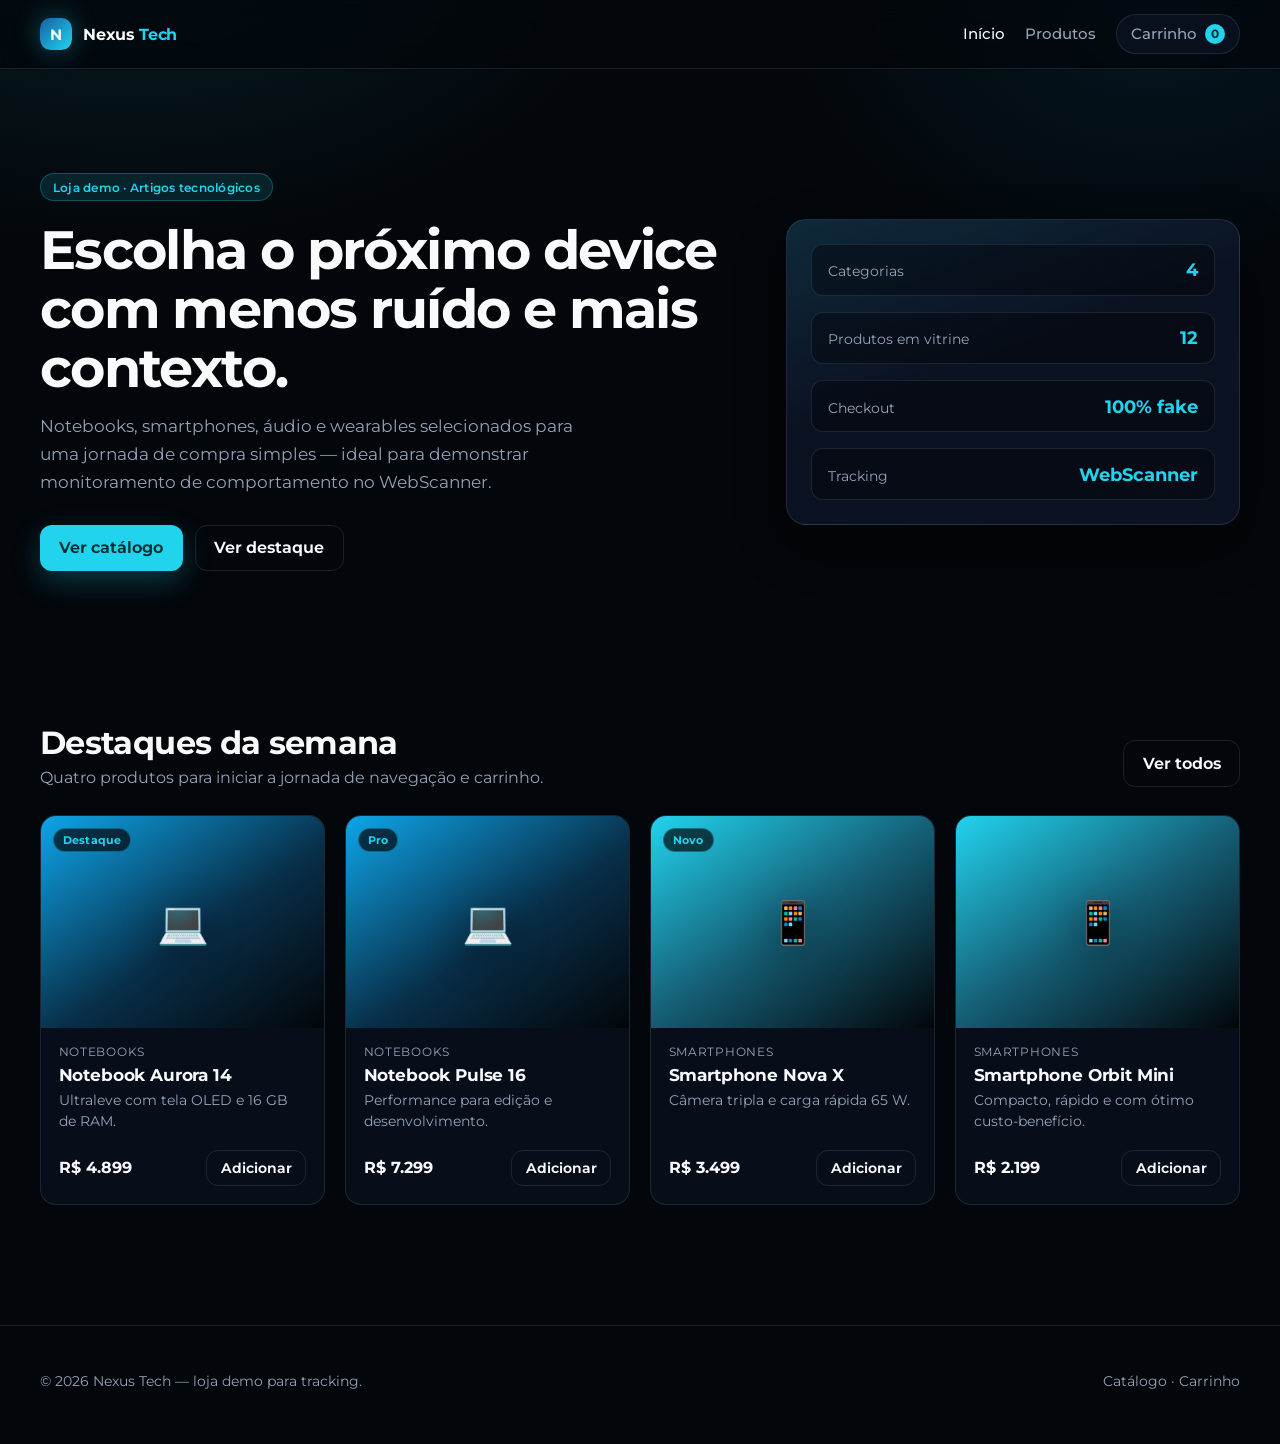
<file: index.html>
<!DOCTYPE html>
<html lang="pt-BR">
<head>
  <meta charset="UTF-8" />
  <meta name="viewport" content="width=device-width, initial-scale=1.0" />
  <title>Nexus Tech — Tecnologia com clareza</title>
  <meta name="description" content="Loja demo Nexus Tech para demonstração de tracking WebScanner." />
  <link rel="icon" href="assets/favicon.svg" type="image/svg+xml" />
  <link rel="preconnect" href="https://fonts.googleapis.com" />
  <link rel="preconnect" href="https://fonts.gstatic.com" crossorigin />
  <link href="https://fonts.googleapis.com/css2?family=Montserrat:wght@400;500;600;700&display=swap" rel="stylesheet" />
  <link rel="stylesheet" href="css/styles.css" />
  <script src="js/tracking.js"></script>
</head>
<body>
  <header class="site-header">
    <div class="container nav">
      <a class="brand" href="index.html">
        <span class="brand__mark">N</span>
        <span class="brand__name">Nexus <span>Tech</span></span>
      </a>
      <nav class="nav__links" aria-label="Principal">
        <a class="is-active" href="index.html">Início</a>
        <a href="produtos.html">Produtos</a>
        <a class="cart-link" href="carrinho.html">
          Carrinho
          <span class="cart-link__badge" data-cart-count hidden>0</span>
        </a>
      </nav>
    </div>
  </header>

  <main>
    <section class="hero">
      <div class="container hero__grid">
        <div>
          <p class="hero__eyebrow">Loja demo · Artigos tecnológicos</p>
          <h1>Escolha o próximo device com menos ruído e mais contexto.</h1>
          <p class="hero__lead">
            Notebooks, smartphones, áudio e wearables selecionados para uma jornada de compra simples —
            ideal para demonstrar monitoramento de comportamento no WebScanner.
          </p>
          <div class="hero__actions">
            <a class="btn btn--primary" href="produtos.html">Ver catálogo</a>
            <a class="btn btn--ghost" href="produto.html?id=nb-aurora">Ver destaque</a>
          </div>
        </div>
        <aside class="hero__panel" aria-label="Resumo da loja">
          <div class="hero__stat">
            <span>Categorias</span>
            <strong>4</strong>
          </div>
          <div class="hero__stat">
            <span>Produtos em vitrine</span>
            <strong>12</strong>
          </div>
          <div class="hero__stat">
            <span>Checkout</span>
            <strong>100% fake</strong>
          </div>
          <div class="hero__stat">
            <span>Tracking</span>
            <strong>WebScanner</strong>
          </div>
        </aside>
      </div>
    </section>

    <section class="section">
      <div class="container">
        <div class="section__head">
          <div>
            <h2>Destaques da semana</h2>
            <p>Quatro produtos para iniciar a jornada de navegação e carrinho.</p>
          </div>
          <a class="btn btn--ghost" href="produtos.html">Ver todos</a>
        </div>
        <div class="product-grid" data-featured></div>
      </div>
    </section>
  </main>

  <footer class="site-footer">
    <div class="container footer-grid">
      <p>© <span id="year"></span> Nexus Tech — loja demo para tracking.</p>
      <p><a href="produtos.html">Catálogo</a> · <a href="carrinho.html">Carrinho</a></p>
    </div>
  </footer>

  <script>
    document.getElementById("year").textContent = new Date().getFullYear();
  </script>
  <script src="js/products.js"></script>
  <script src="js/cart.js"></script>
  <script src="js/app.js"></script>
</body>
</html>
</file>
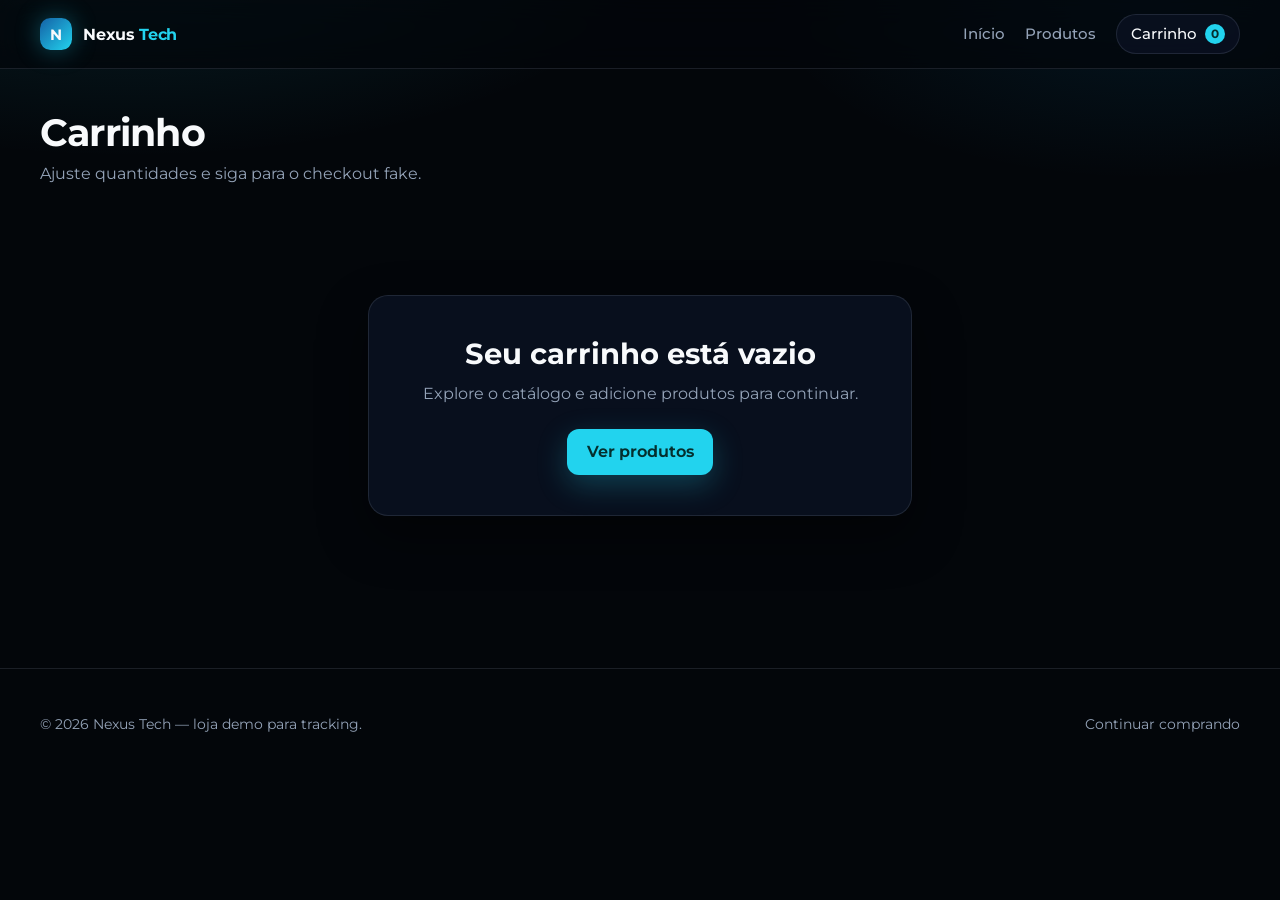
<file: carrinho.html>
<!DOCTYPE html>
<html lang="pt-BR">
<head>
  <meta charset="UTF-8" />
  <meta name="viewport" content="width=device-width, initial-scale=1.0" />
  <title>Carrinho — Nexus Tech</title>
  <meta name="description" content="Carrinho da loja demo Nexus Tech." />
  <link rel="icon" href="assets/favicon.svg" type="image/svg+xml" />
  <link rel="preconnect" href="https://fonts.googleapis.com" />
  <link rel="preconnect" href="https://fonts.gstatic.com" crossorigin />
  <link href="https://fonts.googleapis.com/css2?family=Montserrat:wght@400;500;600;700&display=swap" rel="stylesheet" />
  <link rel="stylesheet" href="css/styles.css" />
  <script src="js/tracking.js"></script>
</head>
<body>
  <header class="site-header">
    <div class="container nav">
      <a class="brand" href="index.html">
        <span class="brand__mark">N</span>
        <span class="brand__name">Nexus <span>Tech</span></span>
      </a>
      <nav class="nav__links" aria-label="Principal">
        <a href="index.html">Início</a>
        <a href="produtos.html">Produtos</a>
        <a class="cart-link is-active" href="carrinho.html">
          Carrinho
          <span class="cart-link__badge" data-cart-count hidden>0</span>
        </a>
      </nav>
    </div>
  </header>

  <main>
    <section class="page-hero">
      <div class="container">
        <h1>Carrinho</h1>
        <p>Ajuste quantidades e siga para o checkout fake.</p>
      </div>
    </section>

    <section class="section">
      <div class="container" data-cart></div>
    </section>
  </main>

  <footer class="site-footer">
    <div class="container footer-grid">
      <p>© <span id="year"></span> Nexus Tech — loja demo para tracking.</p>
      <p><a href="produtos.html">Continuar comprando</a></p>
    </div>
  </footer>

  <script>
    document.getElementById("year").textContent = new Date().getFullYear();
  </script>
  <script src="js/products.js"></script>
  <script src="js/cart.js"></script>
  <script src="js/app.js"></script>
</body>
</html>
</file>
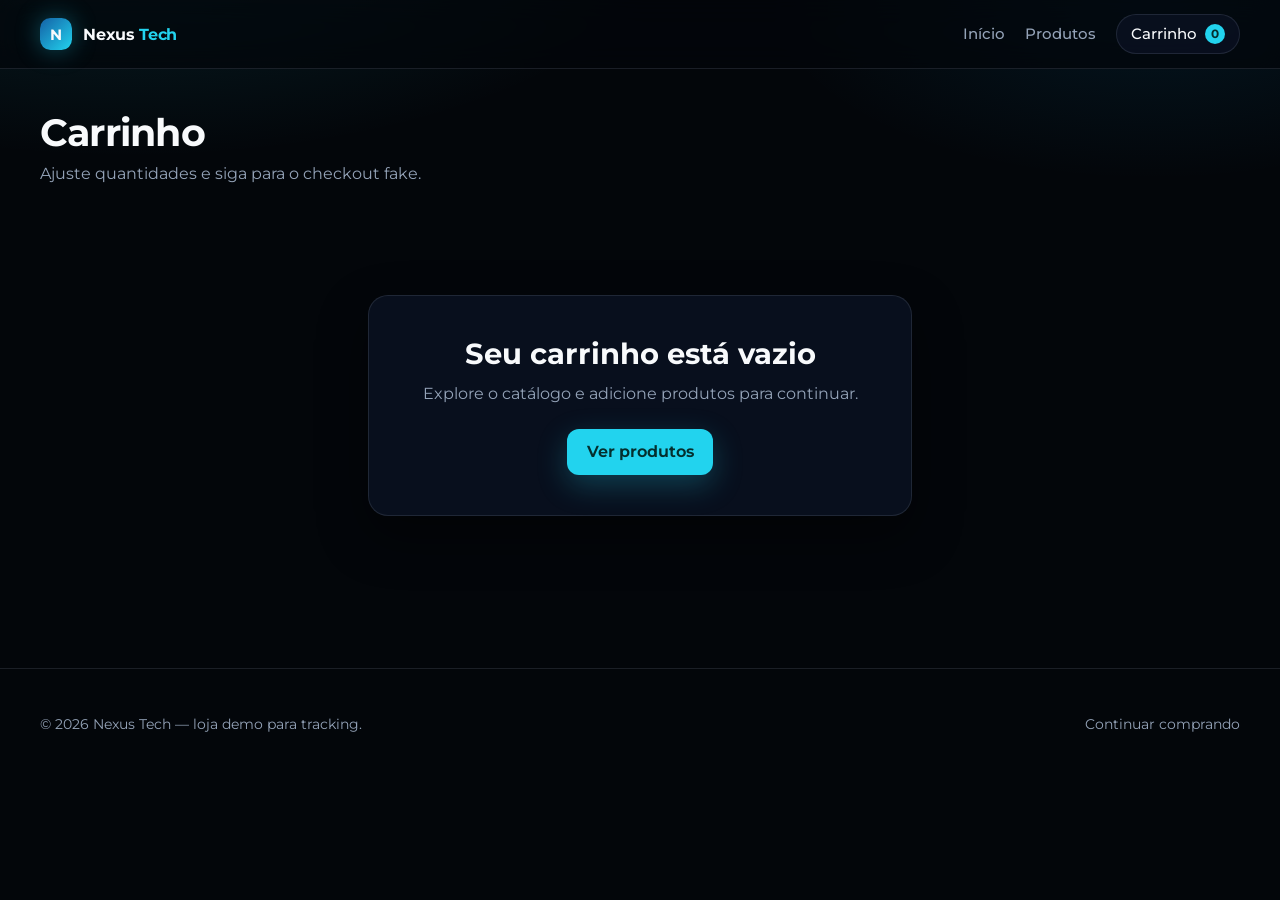
<file: checkout.html>
<!DOCTYPE html>
<html lang="pt-BR">
<head>
  <meta charset="UTF-8" />
  <meta name="viewport" content="width=device-width, initial-scale=1.0" />
  <title>Checkout — Nexus Tech</title>
  <meta name="description" content="Checkout fake da loja demo Nexus Tech." />
  <link rel="icon" href="assets/favicon.svg" type="image/svg+xml" />
  <link rel="preconnect" href="https://fonts.googleapis.com" />
  <link rel="preconnect" href="https://fonts.gstatic.com" crossorigin />
  <link href="https://fonts.googleapis.com/css2?family=Montserrat:wght@400;500;600;700&display=swap" rel="stylesheet" />
  <link rel="stylesheet" href="css/styles.css" />
  <script src="js/tracking.js"></script>
</head>
<body>
  <header class="site-header">
    <div class="container nav">
      <a class="brand" href="index.html">
        <span class="brand__mark">N</span>
        <span class="brand__name">Nexus <span>Tech</span></span>
      </a>
      <nav class="nav__links" aria-label="Principal">
        <a href="index.html">Início</a>
        <a href="produtos.html">Produtos</a>
        <a class="cart-link" href="carrinho.html">
          Carrinho
          <span class="cart-link__badge" data-cart-count hidden>0</span>
        </a>
      </nav>
    </div>
  </header>

  <main>
    <section class="page-hero">
      <div class="container">
        <h1>Checkout</h1>
        <p>Preencha os dados abaixo. Nenhum pagamento real é processado.</p>
      </div>
    </section>

    <section class="section">
      <div class="container checkout-layout">
        <form class="form-card" data-checkout-form>
          <h2>Dados da entrega</h2>
          <p class="notice">
            Esta loja é apenas demonstração. Ao confirmar, o evento
            <strong>purchase</strong> é enviado ao WebScanner e o carrinho é limpo.
          </p>
          <div class="form-grid">
            <div class="field">
              <label for="name">Nome completo</label>
              <input id="name" name="name" type="text" required autocomplete="name" placeholder="Ana Silva" />
            </div>
            <div class="field">
              <label for="email">E-mail</label>
              <input id="email" name="email" type="email" required autocomplete="email" placeholder="ana@email.com" />
            </div>
            <div class="field">
              <label for="address">Endereço</label>
              <input id="address" name="address" type="text" required autocomplete="street-address" placeholder="Rua Exemplo, 123" />
            </div>
            <div class="field-row">
              <div class="field">
                <label for="city">Cidade</label>
                <input id="city" name="city" type="text" required autocomplete="address-level2" placeholder="São Paulo" />
              </div>
              <div class="field">
                <label for="cep">CEP</label>
                <input id="cep" name="cep" type="text" required autocomplete="postal-code" placeholder="01000-000" />
              </div>
            </div>
            <button class="btn btn--primary btn--block" type="submit">Confirmar pedido</button>
          </div>
        </form>

        <aside class="summary-card">
          <h2>Total do pedido</h2>
          <div class="cart-summary__line">
            <span>Valor</span>
            <strong data-checkout-total>R$ 0</strong>
          </div>
          <p class="notice" style="margin-top: 1rem; margin-bottom: 0;">
            Frete e pagamento são simulados. Use para gerar a jornada completa no dashboard.
          </p>
        </aside>
      </div>
    </section>
  </main>

  <footer class="site-footer">
    <div class="container footer-grid">
      <p>© <span id="year"></span> Nexus Tech — loja demo para tracking.</p>
      <p><a href="carrinho.html">Voltar ao carrinho</a></p>
    </div>
  </footer>

  <script>
    document.getElementById("year").textContent = new Date().getFullYear();
  </script>
  <script src="js/products.js"></script>
  <script src="js/cart.js"></script>
  <script src="js/app.js"></script>
</body>
</html>
</file>
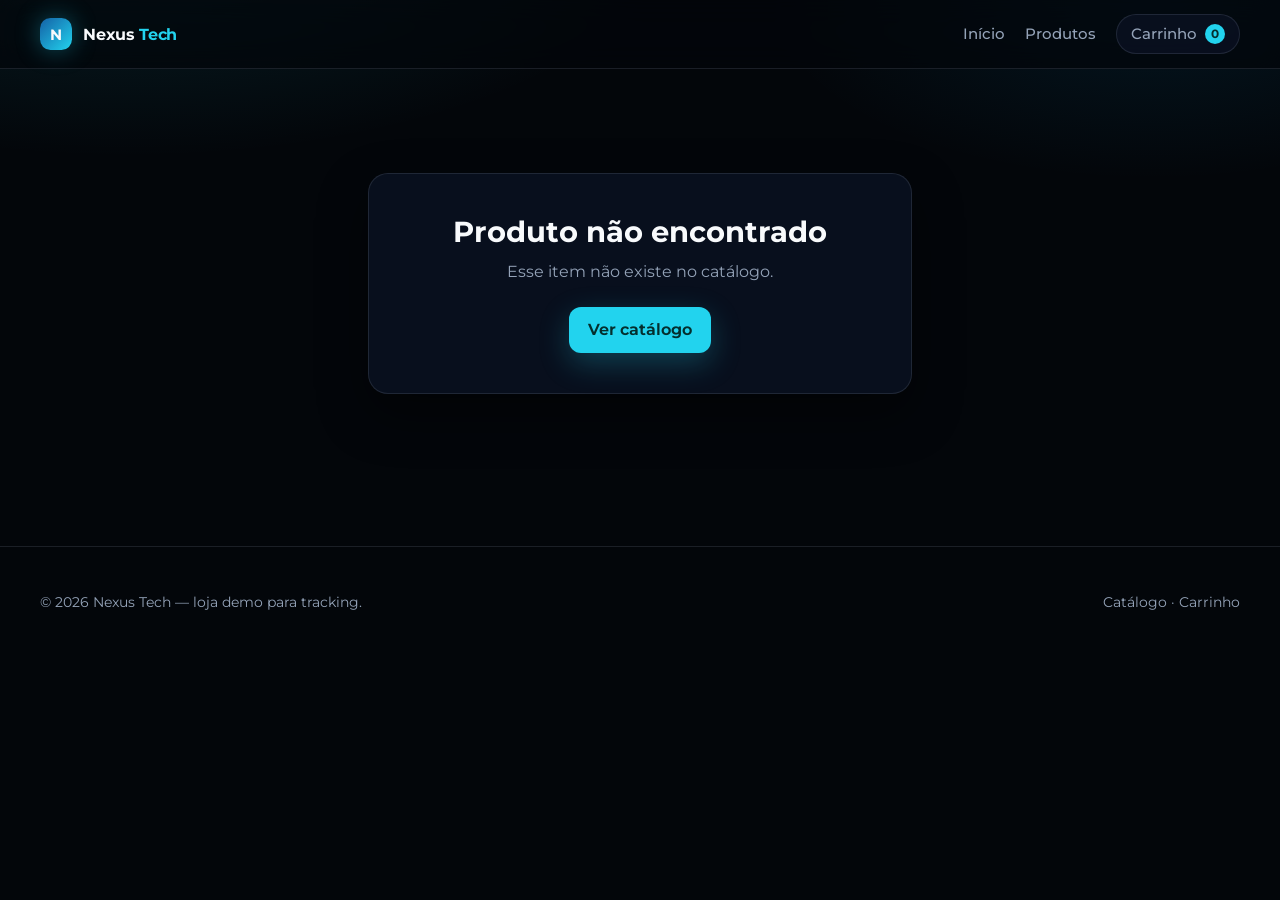
<file: produto.html>
<!DOCTYPE html>
<html lang="pt-BR">
<head>
  <meta charset="UTF-8" />
  <meta name="viewport" content="width=device-width, initial-scale=1.0" />
  <title>Produto — Nexus Tech</title>
  <meta name="description" content="Detalhe de produto da loja demo Nexus Tech." />
  <link rel="icon" href="assets/favicon.svg" type="image/svg+xml" />
  <link rel="preconnect" href="https://fonts.googleapis.com" />
  <link rel="preconnect" href="https://fonts.gstatic.com" crossorigin />
  <link href="https://fonts.googleapis.com/css2?family=Montserrat:wght@400;500;600;700&display=swap" rel="stylesheet" />
  <link rel="stylesheet" href="css/styles.css" />
  <script src="js/tracking.js"></script>
</head>
<body>
  <header class="site-header">
    <div class="container nav">
      <a class="brand" href="index.html">
        <span class="brand__mark">N</span>
        <span class="brand__name">Nexus <span>Tech</span></span>
      </a>
      <nav class="nav__links" aria-label="Principal">
        <a href="index.html">Início</a>
        <a href="produtos.html">Produtos</a>
        <a class="cart-link" href="carrinho.html">
          Carrinho
          <span class="cart-link__badge" data-cart-count hidden>0</span>
        </a>
      </nav>
    </div>
  </header>

  <main>
    <section class="section">
      <div class="container" data-product-detail></div>
    </section>
  </main>

  <footer class="site-footer">
    <div class="container footer-grid">
      <p>© <span id="year"></span> Nexus Tech — loja demo para tracking.</p>
      <p><a href="produtos.html">Catálogo</a> · <a href="carrinho.html">Carrinho</a></p>
    </div>
  </footer>

  <script>
    document.getElementById("year").textContent = new Date().getFullYear();
  </script>
  <script src="js/products.js"></script>
  <script src="js/cart.js"></script>
  <script src="js/app.js"></script>
</body>
</html>
</file>
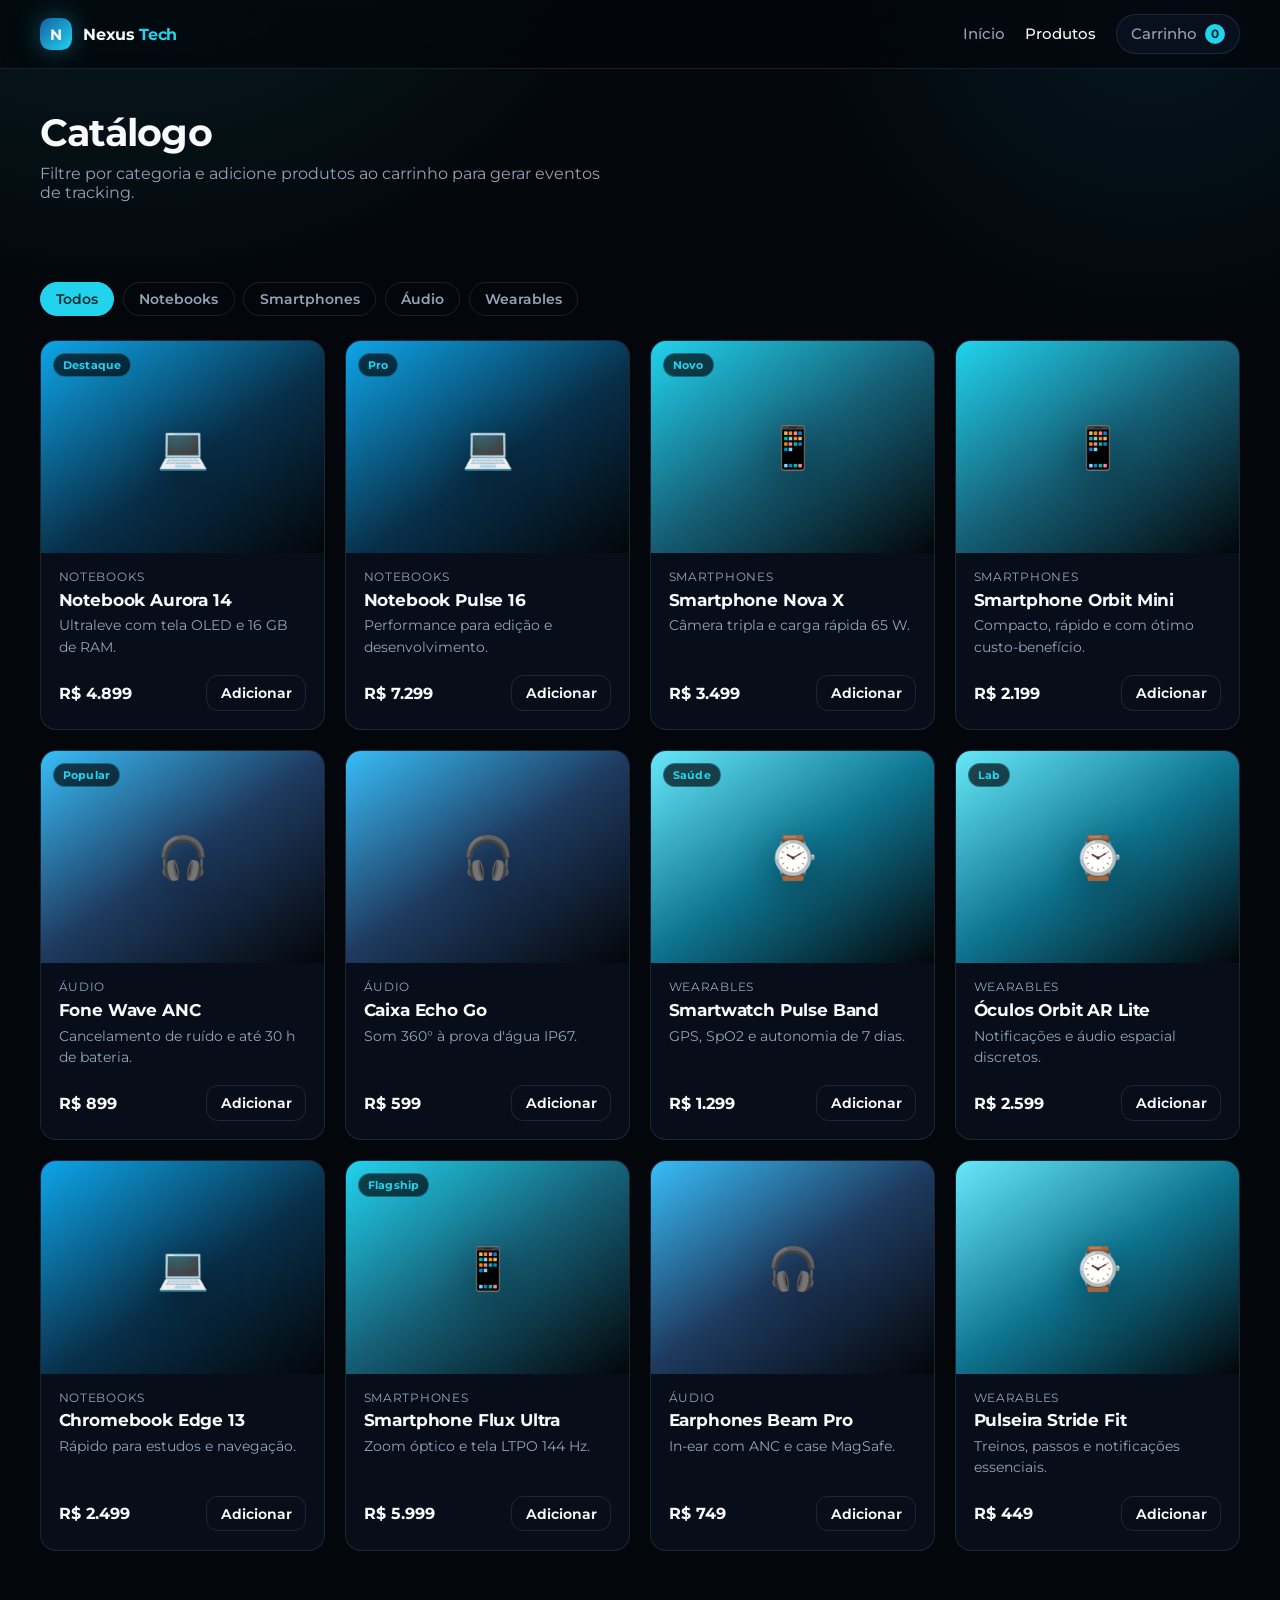
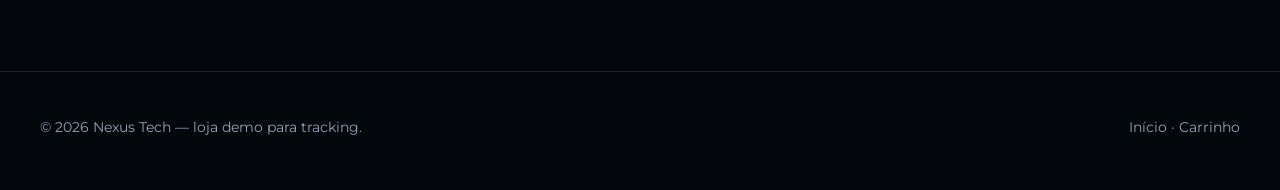
<file: produtos.html>
<!DOCTYPE html>
<html lang="pt-BR">
<head>
  <meta charset="UTF-8" />
  <meta name="viewport" content="width=device-width, initial-scale=1.0" />
  <title>Produtos — Nexus Tech</title>
  <meta name="description" content="Catálogo Nexus Tech: notebooks, smartphones, áudio e wearables." />
  <link rel="icon" href="assets/favicon.svg" type="image/svg+xml" />
  <link rel="preconnect" href="https://fonts.googleapis.com" />
  <link rel="preconnect" href="https://fonts.gstatic.com" crossorigin />
  <link href="https://fonts.googleapis.com/css2?family=Montserrat:wght@400;500;600;700&display=swap" rel="stylesheet" />
  <link rel="stylesheet" href="css/styles.css" />
  <script src="js/tracking.js"></script>
</head>
<body>
  <header class="site-header">
    <div class="container nav">
      <a class="brand" href="index.html">
        <span class="brand__mark">N</span>
        <span class="brand__name">Nexus <span>Tech</span></span>
      </a>
      <nav class="nav__links" aria-label="Principal">
        <a href="index.html">Início</a>
        <a class="is-active" href="produtos.html">Produtos</a>
        <a class="cart-link" href="carrinho.html">
          Carrinho
          <span class="cart-link__badge" data-cart-count hidden>0</span>
        </a>
      </nav>
    </div>
  </header>

  <main>
    <section class="page-hero">
      <div class="container">
        <h1>Catálogo</h1>
        <p>Filtre por categoria e adicione produtos ao carrinho para gerar eventos de tracking.</p>
      </div>
    </section>

    <section class="section">
      <div class="container">
        <div class="filters" data-filters></div>
        <div class="product-grid" data-catalog></div>
      </div>
    </section>
  </main>

  <footer class="site-footer">
    <div class="container footer-grid">
      <p>© <span id="year"></span> Nexus Tech — loja demo para tracking.</p>
      <p><a href="index.html">Início</a> · <a href="carrinho.html">Carrinho</a></p>
    </div>
  </footer>

  <script>
    document.getElementById("year").textContent = new Date().getFullYear();
  </script>
  <script src="js/products.js"></script>
  <script src="js/cart.js"></script>
  <script src="js/app.js"></script>
</body>
</html>
</file>
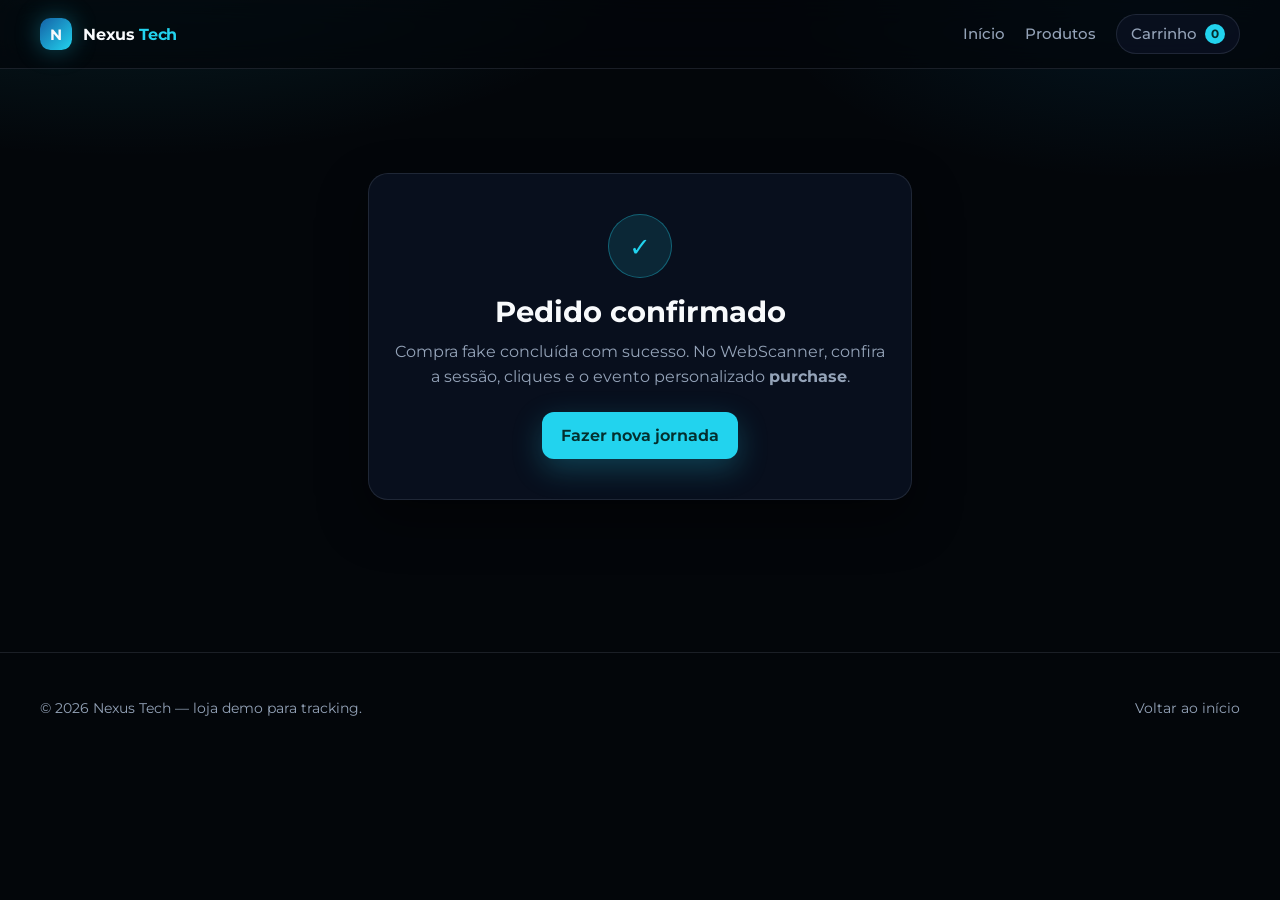
<file: sucesso.html>
<!DOCTYPE html>
<html lang="pt-BR">
<head>
  <meta charset="UTF-8" />
  <meta name="viewport" content="width=device-width, initial-scale=1.0" />
  <title>Pedido confirmado — Nexus Tech</title>
  <meta name="description" content="Pedido fake confirmado na loja demo Nexus Tech." />
  <link rel="icon" href="assets/favicon.svg" type="image/svg+xml" />
  <link rel="preconnect" href="https://fonts.googleapis.com" />
  <link rel="preconnect" href="https://fonts.gstatic.com" crossorigin />
  <link href="https://fonts.googleapis.com/css2?family=Montserrat:wght@400;500;600;700&display=swap" rel="stylesheet" />
  <link rel="stylesheet" href="css/styles.css" />
  <script src="js/tracking.js"></script>
</head>
<body>
  <header class="site-header">
    <div class="container nav">
      <a class="brand" href="index.html">
        <span class="brand__mark">N</span>
        <span class="brand__name">Nexus <span>Tech</span></span>
      </a>
      <nav class="nav__links" aria-label="Principal">
        <a href="index.html">Início</a>
        <a href="produtos.html">Produtos</a>
        <a class="cart-link" href="carrinho.html">
          Carrinho
          <span class="cart-link__badge" data-cart-count hidden>0</span>
        </a>
      </nav>
    </div>
  </header>

  <main>
    <section class="section">
      <div class="container">
        <div class="success-card">
          <div class="success-card__icon" aria-hidden="true">✓</div>
          <h1>Pedido confirmado</h1>
          <p>
            Compra fake concluída com sucesso. No WebScanner, confira a sessão,
            cliques e o evento personalizado <strong>purchase</strong>.
          </p>
          <a class="btn btn--primary" href="produtos.html">Fazer nova jornada</a>
        </div>
      </div>
    </section>
  </main>

  <footer class="site-footer">
    <div class="container footer-grid">
      <p>© <span id="year"></span> Nexus Tech — loja demo para tracking.</p>
      <p><a href="index.html">Voltar ao início</a></p>
    </div>
  </footer>

  <script>
    document.getElementById("year").textContent = new Date().getFullYear();
  </script>
  <script src="js/products.js"></script>
  <script src="js/cart.js"></script>
  <script src="js/app.js"></script>
</body>
</html>
</file>
<file: css/styles.css>
:root {
  --bg: #03060a;
  --bg-elevated: #070b16;
  --bg-panel: #0b1222;
  --text: #f8fafc;
  --muted: #94a3b8;
  --accent: #22d3ee;
  --accent-hover: #67e8f9;
  --accent-soft: rgba(34, 211, 238, 0.12);
  --border: rgba(148, 163, 184, 0.16);
  --shadow: 0 20px 50px rgba(0, 0, 0, 0.45);
  --radius: 16px;
  --layout-max: 1280px;
  --pad-x: clamp(1.25rem, 4vw, 2.5rem);
  --font: "Montserrat", system-ui, -apple-system, "Segoe UI", sans-serif;
}

*,
*::before,
*::after {
  box-sizing: border-box;
}

html {
  scroll-behavior: smooth;
}

body {
  margin: 0;
  min-height: 100vh;
  font-family: var(--font);
  color: var(--text);
  background:
    radial-gradient(ellipse 80% 50% at 10% -10%, rgba(34, 211, 238, 0.14), transparent 55%),
    radial-gradient(ellipse 60% 40% at 90% 0%, rgba(14, 165, 233, 0.1), transparent 50%),
    var(--bg);
  -webkit-font-smoothing: antialiased;
}

img {
  max-width: 100%;
  display: block;
}

a {
  color: inherit;
  text-decoration: none;
}

button,
input,
textarea,
select {
  font: inherit;
}

.container {
  width: min(100%, var(--layout-max));
  margin-inline: auto;
  padding-inline: var(--pad-x);
}

/* Header */
.site-header {
  position: sticky;
  top: 0;
  z-index: 40;
  backdrop-filter: blur(14px) saturate(1.2);
  background: rgba(3, 6, 10, 0.72);
  border-bottom: 1px solid var(--border);
}

.nav {
  display: flex;
  align-items: center;
  justify-content: space-between;
  gap: 1rem;
  min-height: 4.25rem;
}

.brand {
  display: inline-flex;
  align-items: center;
  gap: 0.7rem;
  font-weight: 700;
  letter-spacing: -0.02em;
}

.brand__mark {
  width: 2rem;
  height: 2rem;
  border-radius: 0.65rem;
  display: grid;
  place-items: center;
  background: linear-gradient(135deg, #1461a6, #22d3ee);
  box-shadow: 0 0 24px rgba(34, 211, 238, 0.35);
  font-size: 0.95rem;
}

.brand__name span {
  color: var(--accent);
}

.nav__links {
  display: flex;
  align-items: center;
  gap: 1.25rem;
}

.nav__links a {
  color: var(--muted);
  font-size: 0.92rem;
  font-weight: 500;
  transition: color 0.2s ease;
}

.nav__links a:hover,
.nav__links a.is-active {
  color: var(--text);
}

.cart-link {
  position: relative;
  display: inline-flex;
  align-items: center;
  gap: 0.45rem;
  padding: 0.55rem 0.9rem;
  border-radius: 999px;
  border: 1px solid var(--border);
  background: rgba(11, 18, 34, 0.8);
  color: var(--text);
  font-weight: 600;
  font-size: 0.88rem;
}

.cart-link__badge {
  min-width: 1.25rem;
  height: 1.25rem;
  padding: 0 0.35rem;
  border-radius: 999px;
  background: var(--accent);
  color: #042f2e;
  font-size: 0.72rem;
  font-weight: 700;
  display: inline-grid;
  place-items: center;
}

/* Buttons */
.btn {
  appearance: none;
  border: 1px solid transparent;
  border-radius: 12px;
  padding: 0.8rem 1.15rem;
  font-weight: 650;
  cursor: pointer;
  display: inline-flex;
  align-items: center;
  justify-content: center;
  gap: 0.4rem;
  transition: transform 0.15s ease, background 0.2s ease, border-color 0.2s ease, color 0.2s ease;
}

.btn:active {
  transform: translateY(1px);
}

.btn--primary {
  background: var(--accent);
  color: #042f2e;
  box-shadow: 0 10px 30px rgba(34, 211, 238, 0.25);
}

.btn--primary:hover {
  background: var(--accent-hover);
}

.btn--ghost {
  background: transparent;
  border-color: var(--border);
  color: var(--text);
}

.btn--ghost:hover,
.btn--ghost.is-added {
  border-color: rgba(34, 211, 238, 0.45);
  background: var(--accent-soft);
  color: var(--accent-hover);
}

.btn--sm {
  padding: 0.55rem 0.85rem;
  font-size: 0.85rem;
}

.btn--block {
  width: 100%;
}

/* Hero */
.hero {
  position: relative;
  padding: clamp(3.5rem, 10vw, 6.5rem) 0 clamp(3rem, 8vw, 5rem);
  overflow: hidden;
}

.hero__grid {
  display: grid;
  grid-template-columns: 1.2fr 0.8fr;
  gap: clamp(2rem, 5vw, 4rem);
  align-items: center;
}

.hero__eyebrow {
  display: inline-flex;
  align-items: center;
  gap: 0.45rem;
  padding: 0.35rem 0.75rem;
  border-radius: 999px;
  border: 1px solid rgba(34, 211, 238, 0.28);
  background: var(--accent-soft);
  color: var(--accent);
  font-size: 0.78rem;
  font-weight: 600;
  letter-spacing: 0.02em;
  margin: 0 0 1.25rem;
}

.hero h1 {
  margin: 0 0 1rem;
  font-size: clamp(2.1rem, 5vw, 3.4rem);
  line-height: 1.08;
  letter-spacing: -0.03em;
}

.hero__lead {
  margin: 0 0 1.75rem;
  color: var(--muted);
  font-size: 1.05rem;
  line-height: 1.65;
  max-width: 34rem;
}

.hero__actions {
  display: flex;
  flex-wrap: wrap;
  gap: 0.75rem;
}

.hero__panel {
  border: 1px solid var(--border);
  border-radius: calc(var(--radius) + 4px);
  background:
    linear-gradient(160deg, rgba(34, 211, 238, 0.12), transparent 45%),
    var(--bg-panel);
  box-shadow: var(--shadow);
  padding: 1.5rem;
  min-height: 280px;
  display: grid;
  gap: 1rem;
}

.hero__stat {
  display: flex;
  justify-content: space-between;
  align-items: baseline;
  gap: 1rem;
  padding: 0.85rem 1rem;
  border-radius: 12px;
  background: rgba(3, 6, 10, 0.45);
  border: 1px solid var(--border);
}

.hero__stat strong {
  color: var(--accent);
  font-size: 1.15rem;
}

.hero__stat span {
  color: var(--muted);
  font-size: 0.88rem;
}

/* Sections */
.section {
  padding: clamp(2.5rem, 6vw, 4.5rem) 0;
}

.section__head {
  display: flex;
  flex-wrap: wrap;
  align-items: end;
  justify-content: space-between;
  gap: 1rem;
  margin-bottom: 1.75rem;
}

.section__head h2 {
  margin: 0 0 0.35rem;
  font-size: clamp(1.5rem, 3vw, 2rem);
  letter-spacing: -0.02em;
}

.section__head p {
  margin: 0;
  color: var(--muted);
}

.page-hero {
  padding: 2.5rem 0 0.5rem;
}

.page-hero h1 {
  margin: 0 0 0.5rem;
  font-size: clamp(1.8rem, 3.5vw, 2.4rem);
  letter-spacing: -0.02em;
}

.page-hero p {
  margin: 0;
  color: var(--muted);
  max-width: 36rem;
}

/* Product grid */
.product-grid {
  display: grid;
  grid-template-columns: repeat(4, 1fr);
  gap: 1.25rem;
}

.product-card {
  border: 1px solid var(--border);
  border-radius: var(--radius);
  background: rgba(11, 18, 34, 0.72);
  overflow: hidden;
  display: flex;
  flex-direction: column;
  transition: border-color 0.2s ease, transform 0.2s ease, box-shadow 0.2s ease;
}

.product-card:hover {
  border-color: rgba(34, 211, 238, 0.35);
  transform: translateY(-3px);
  box-shadow: 0 16px 40px rgba(0, 0, 0, 0.35);
}

.product-card__media {
  position: relative;
  aspect-ratio: 4 / 3;
  display: grid;
  place-items: center;
  text-decoration: none;
}

.product-card__media--notebooks {
  background: linear-gradient(145deg, #0ea5e9 0%, #082f49 55%, #03060a 100%);
}

.product-card__media--smartphones {
  background: linear-gradient(145deg, #22d3ee 0%, #155e75 50%, #03060a 100%);
}

.product-card__media--audio {
  background: linear-gradient(145deg, #38bdf8 0%, #1e3a5f 50%, #03060a 100%);
}

.product-card__media--wearables {
  background: linear-gradient(145deg, #67e8f9 0%, #0e7490 50%, #03060a 100%);
}

.product-card__icon {
  font-size: 2.6rem;
  filter: drop-shadow(0 8px 20px rgba(0, 0, 0, 0.35));
}

.product-card__badge {
  position: absolute;
  top: 0.75rem;
  left: 0.75rem;
  padding: 0.25rem 0.55rem;
  border-radius: 999px;
  background: rgba(3, 6, 10, 0.7);
  border: 1px solid rgba(34, 211, 238, 0.35);
  color: var(--accent);
  font-size: 0.7rem;
  font-weight: 700;
  letter-spacing: 0.02em;
}

.product-card__body {
  padding: 1rem 1.1rem 1.15rem;
  display: flex;
  flex-direction: column;
  gap: 0.35rem;
  flex: 1;
}

.product-card__cat {
  margin: 0;
  color: var(--muted);
  font-size: 0.75rem;
  text-transform: uppercase;
  letter-spacing: 0.06em;
}

.product-card__title {
  margin: 0;
  font-size: 1.05rem;
  letter-spacing: -0.01em;
}

.product-card__title a:hover {
  color: var(--accent-hover);
}

.product-card__desc {
  margin: 0;
  color: var(--muted);
  font-size: 0.88rem;
  line-height: 1.5;
  flex: 1;
}

.product-card__footer {
  display: flex;
  align-items: center;
  justify-content: space-between;
  gap: 0.75rem;
  margin-top: 0.75rem;
}

.product-card__price {
  font-weight: 700;
  color: var(--text);
}

/* Filters */
.filters {
  display: flex;
  flex-wrap: wrap;
  gap: 0.55rem;
  margin-bottom: 1.5rem;
}

.chip {
  appearance: none;
  border: 1px solid var(--border);
  background: transparent;
  color: var(--muted);
  border-radius: 999px;
  padding: 0.5rem 0.95rem;
  cursor: pointer;
  font-weight: 600;
  font-size: 0.85rem;
  transition: 0.2s ease;
}

.chip:hover,
.chip.is-active {
  color: #042f2e;
  background: var(--accent);
  border-color: var(--accent);
}

/* Detail */
.detail {
  display: grid;
  grid-template-columns: 1fr 1fr;
  gap: 2rem;
  align-items: stretch;
}

.detail__media {
  border-radius: calc(var(--radius) + 4px);
  min-height: 360px;
  display: grid;
  place-items: center;
  border: 1px solid var(--border);
  box-shadow: var(--shadow);
}

.detail__icon {
  font-size: 5rem;
}

.detail__info h1 {
  margin: 0.35rem 0 0.75rem;
  font-size: clamp(1.8rem, 3vw, 2.5rem);
  letter-spacing: -0.02em;
}

.detail__cat {
  margin: 0;
  color: var(--accent);
  font-size: 0.8rem;
  font-weight: 700;
  text-transform: uppercase;
  letter-spacing: 0.08em;
}

.detail__price {
  margin: 0 0 1rem;
  font-size: 1.6rem;
  font-weight: 700;
}

.detail__desc {
  margin: 0 0 1.5rem;
  color: var(--muted);
  line-height: 1.7;
}

.detail__actions {
  display: flex;
  flex-wrap: wrap;
  gap: 0.75rem;
}

/* Cart */
.cart-layout {
  display: grid;
  grid-template-columns: 1.5fr 0.9fr;
  gap: 1.5rem;
  align-items: start;
}

.cart-list {
  display: grid;
  gap: 0.85rem;
}

.cart-row {
  display: grid;
  grid-template-columns: 1.4fr auto auto auto;
  gap: 1rem;
  align-items: center;
  padding: 1rem 1.1rem;
  border-radius: var(--radius);
  border: 1px solid var(--border);
  background: rgba(11, 18, 34, 0.72);
}

.cart-row__info {
  display: grid;
  gap: 0.2rem;
}

.cart-row__info span {
  color: var(--muted);
  font-size: 0.88rem;
}

.cart-row__qty {
  display: inline-flex;
  align-items: center;
  gap: 0.55rem;
}

.qty-btn {
  width: 2rem;
  height: 2rem;
  border-radius: 8px;
  border: 1px solid var(--border);
  background: transparent;
  color: var(--text);
  cursor: pointer;
}

.qty-btn:hover {
  border-color: var(--accent);
  color: var(--accent);
}

.cart-row__remove {
  border: 0;
  background: transparent;
  color: var(--muted);
  font-size: 1.4rem;
  cursor: pointer;
  line-height: 1;
}

.cart-row__remove:hover {
  color: #f87171;
}

.cart-summary {
  position: sticky;
  top: 5.5rem;
  border: 1px solid var(--border);
  border-radius: var(--radius);
  background: rgba(11, 18, 34, 0.85);
  padding: 1.25rem;
  display: grid;
  gap: 0.85rem;
  box-shadow: var(--shadow);
}

.cart-summary h2 {
  margin: 0;
  font-size: 1.15rem;
}

.cart-summary__line {
  display: flex;
  justify-content: space-between;
  color: var(--muted);
}

.cart-summary__line strong {
  color: var(--text);
}

/* Checkout */
.checkout-layout {
  display: grid;
  grid-template-columns: 1.3fr 0.9fr;
  gap: 1.5rem;
  align-items: start;
}

.form-card,
.summary-card {
  border: 1px solid var(--border);
  border-radius: var(--radius);
  background: rgba(11, 18, 34, 0.85);
  padding: 1.35rem;
}

.form-card h2,
.summary-card h2 {
  margin: 0 0 1rem;
  font-size: 1.15rem;
}

.form-grid {
  display: grid;
  gap: 0.9rem;
}

.field label {
  display: block;
  margin-bottom: 0.35rem;
  color: var(--muted);
  font-size: 0.85rem;
  font-weight: 600;
}

.field input,
.field textarea {
  width: 100%;
  border-radius: 12px;
  border: 1px solid var(--border);
  background: rgba(3, 6, 10, 0.55);
  color: var(--text);
  padding: 0.8rem 0.95rem;
  outline: none;
}

.field input:focus,
.field textarea:focus {
  border-color: rgba(34, 211, 238, 0.55);
  box-shadow: 0 0 0 3px rgba(34, 211, 238, 0.12);
}

.field-row {
  display: grid;
  grid-template-columns: 1fr 1fr;
  gap: 0.9rem;
}

.notice {
  margin: 0 0 1rem;
  padding: 0.75rem 0.9rem;
  border-radius: 12px;
  border: 1px solid rgba(34, 211, 238, 0.25);
  background: var(--accent-soft);
  color: var(--muted);
  font-size: 0.88rem;
  line-height: 1.5;
}

/* Empty / success */
.empty-state,
.success-card {
  text-align: center;
  max-width: 34rem;
  margin: 2rem auto;
  padding: 2.5rem 1.5rem;
  border: 1px solid var(--border);
  border-radius: calc(var(--radius) + 4px);
  background: rgba(11, 18, 34, 0.8);
  box-shadow: var(--shadow);
}

.empty-state h1,
.success-card h1 {
  margin: 0 0 0.6rem;
  font-size: 1.8rem;
}

.empty-state p,
.success-card p {
  margin: 0 0 1.4rem;
  color: var(--muted);
  line-height: 1.6;
}

.success-card__icon {
  width: 4rem;
  height: 4rem;
  margin: 0 auto 1rem;
  border-radius: 999px;
  display: grid;
  place-items: center;
  background: var(--accent-soft);
  border: 1px solid rgba(34, 211, 238, 0.35);
  color: var(--accent);
  font-size: 1.6rem;
}

/* Footer */
.site-footer {
  margin-top: 3rem;
  border-top: 1px solid var(--border);
  padding: 2rem 0 2.5rem;
  color: var(--muted);
  font-size: 0.88rem;
}

.footer-grid {
  display: flex;
  flex-wrap: wrap;
  justify-content: space-between;
  gap: 1rem;
}

.site-footer a:hover {
  color: var(--accent-hover);
}

/* Responsive */
@media (max-width: 1024px) {
  .product-grid {
    grid-template-columns: repeat(2, 1fr);
  }

  .hero__grid,
  .detail,
  .cart-layout,
  .checkout-layout {
    grid-template-columns: 1fr;
  }

  .cart-summary {
    position: static;
  }
}

@media (max-width: 720px) {
  .nav__links a:not(.cart-link) {
    display: none;
  }

  .product-grid {
    grid-template-columns: 1fr;
  }

  .cart-row {
    grid-template-columns: 1fr auto;
    grid-template-areas:
      "info remove"
      "qty total";
  }

  .cart-row__info {
    grid-area: info;
  }

  .cart-row__qty {
    grid-area: qty;
  }

  .cart-row__total {
    grid-area: total;
    text-align: right;
    font-weight: 700;
  }

  .cart-row__remove {
    grid-area: remove;
    justify-self: end;
  }

  .field-row {
    grid-template-columns: 1fr;
  }
}
</file>
